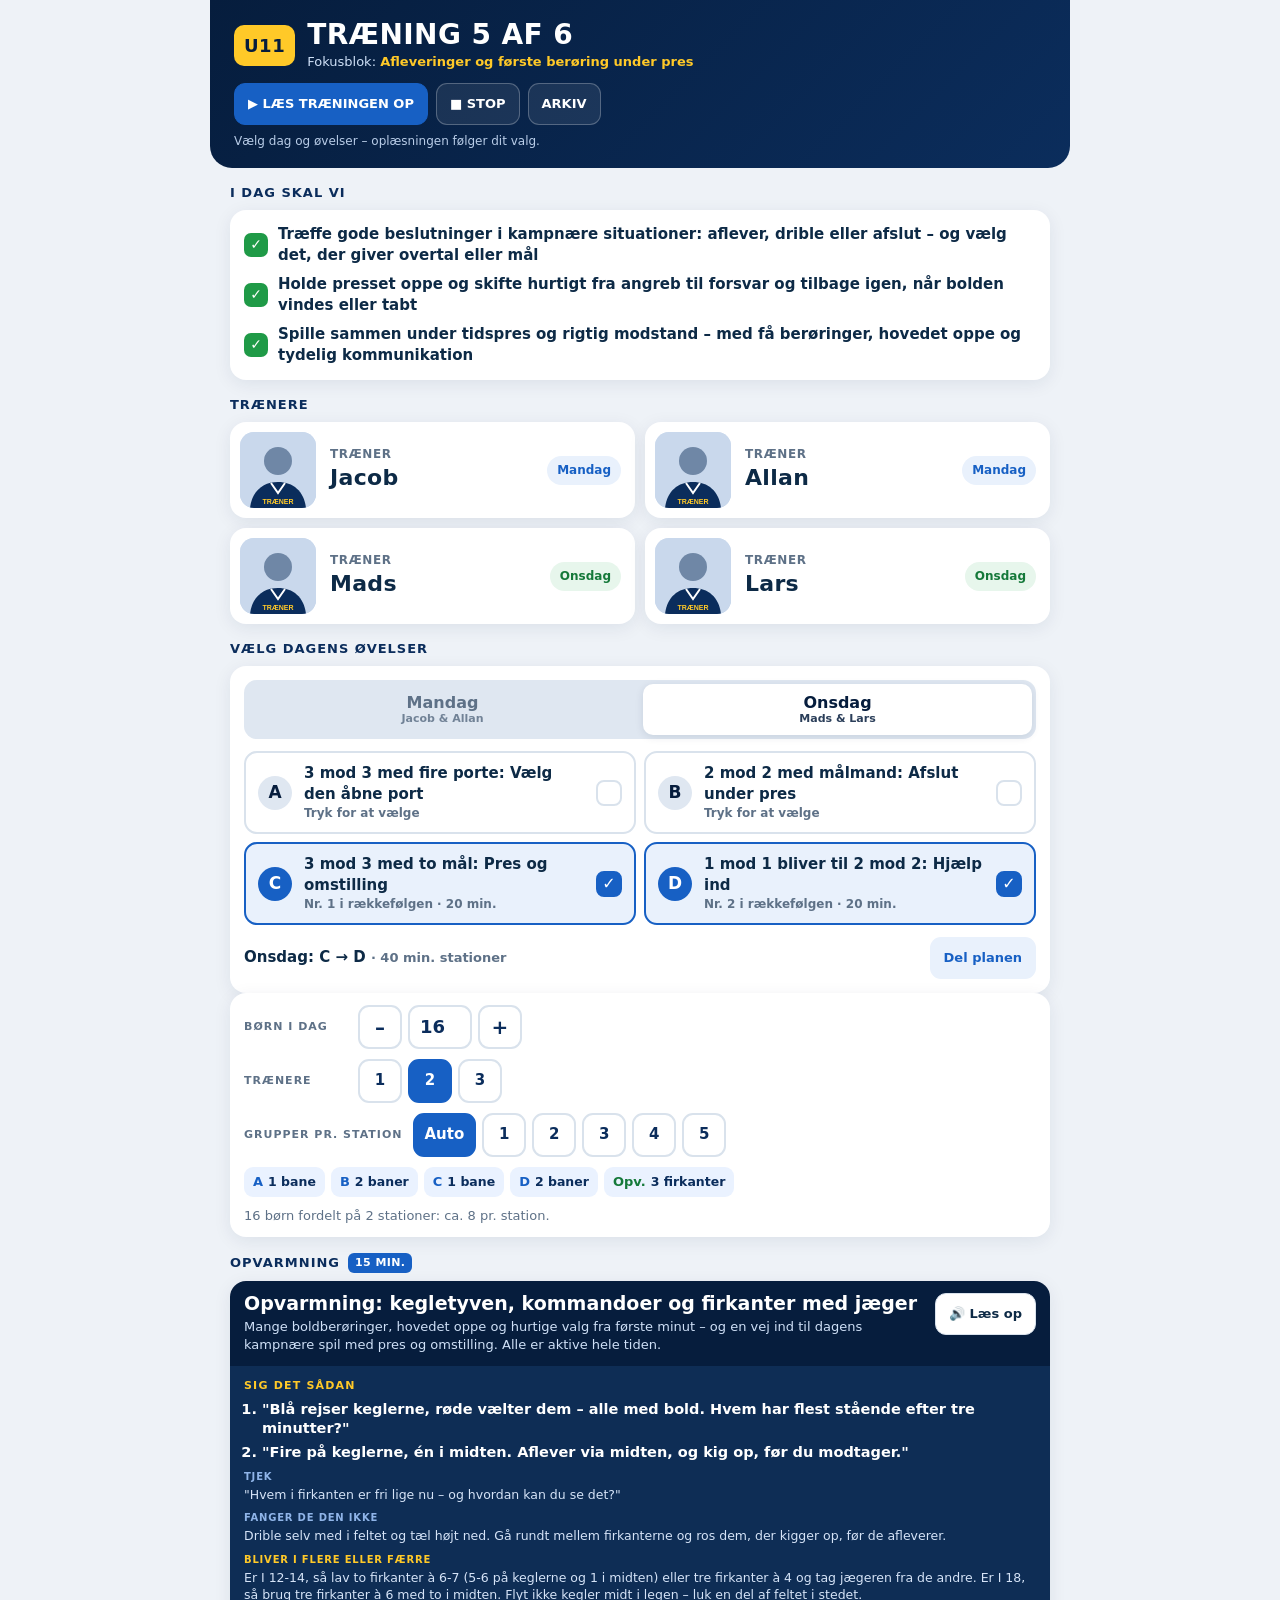
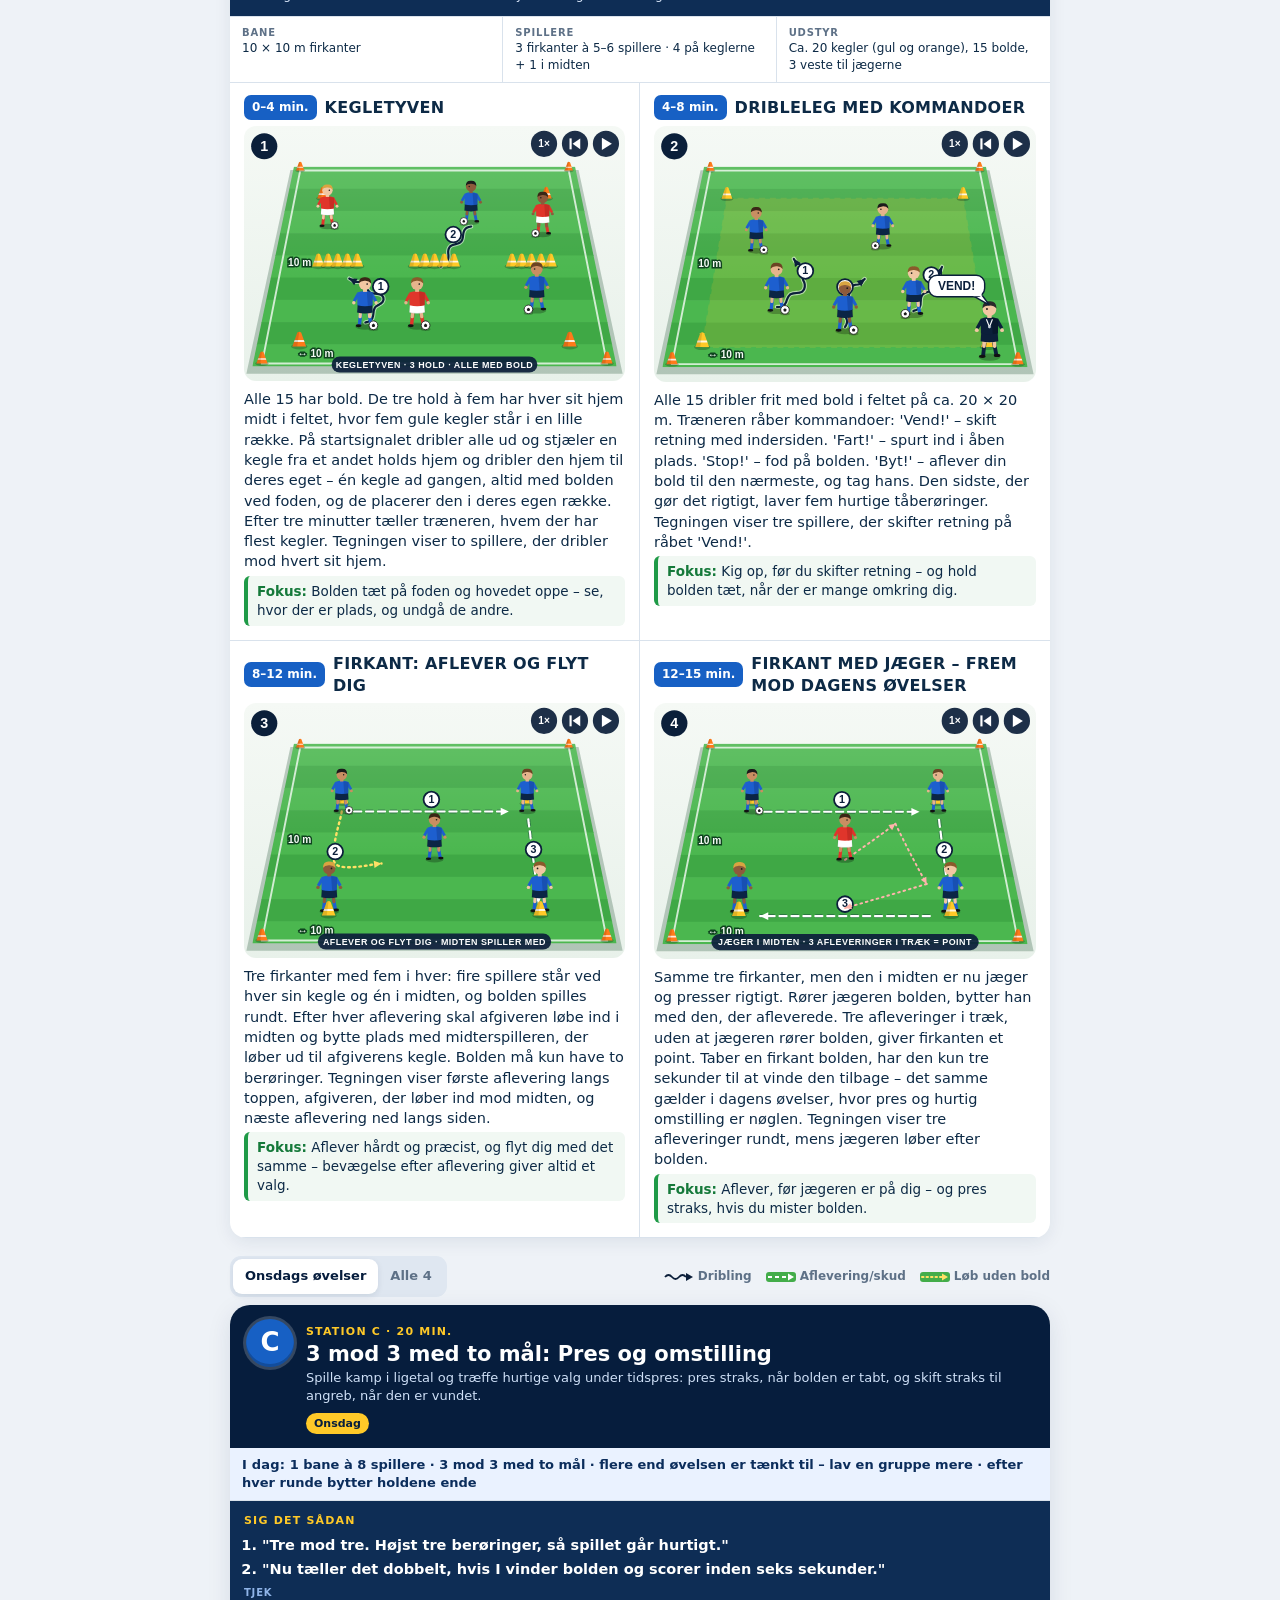
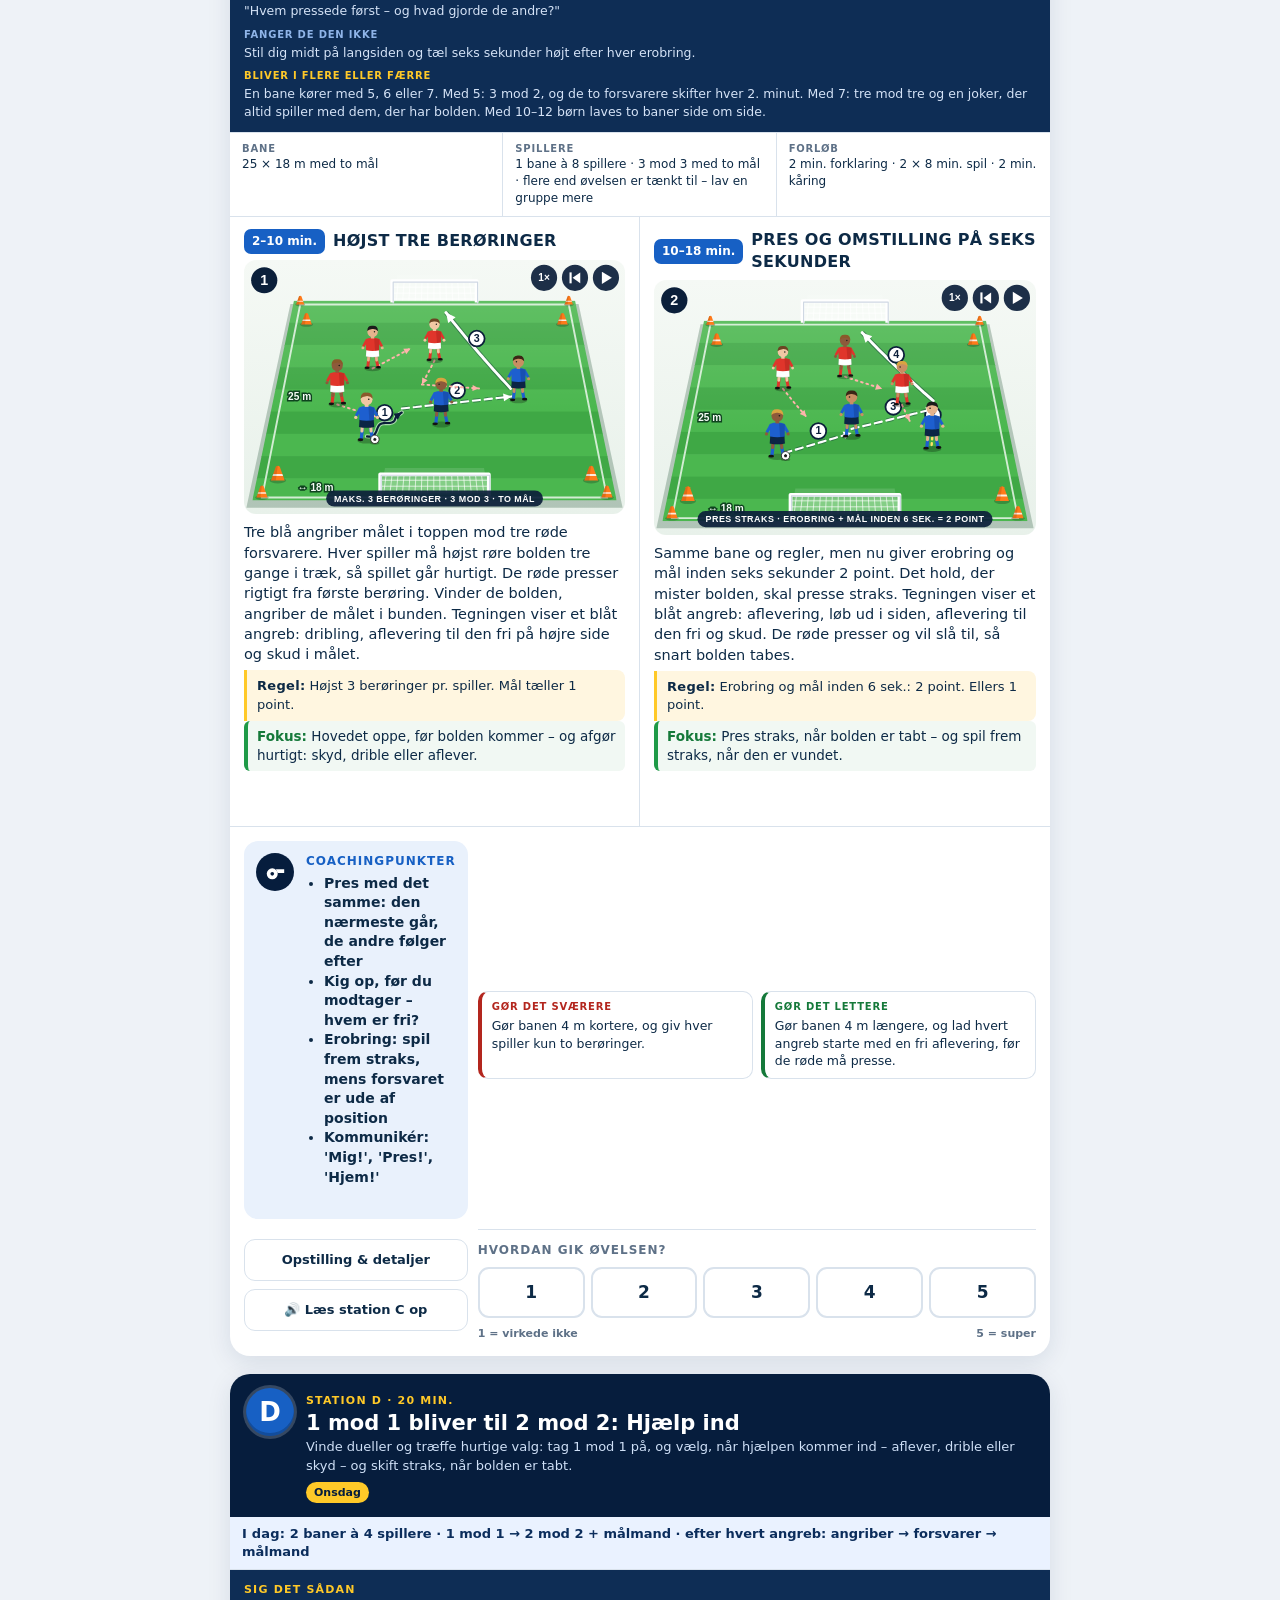
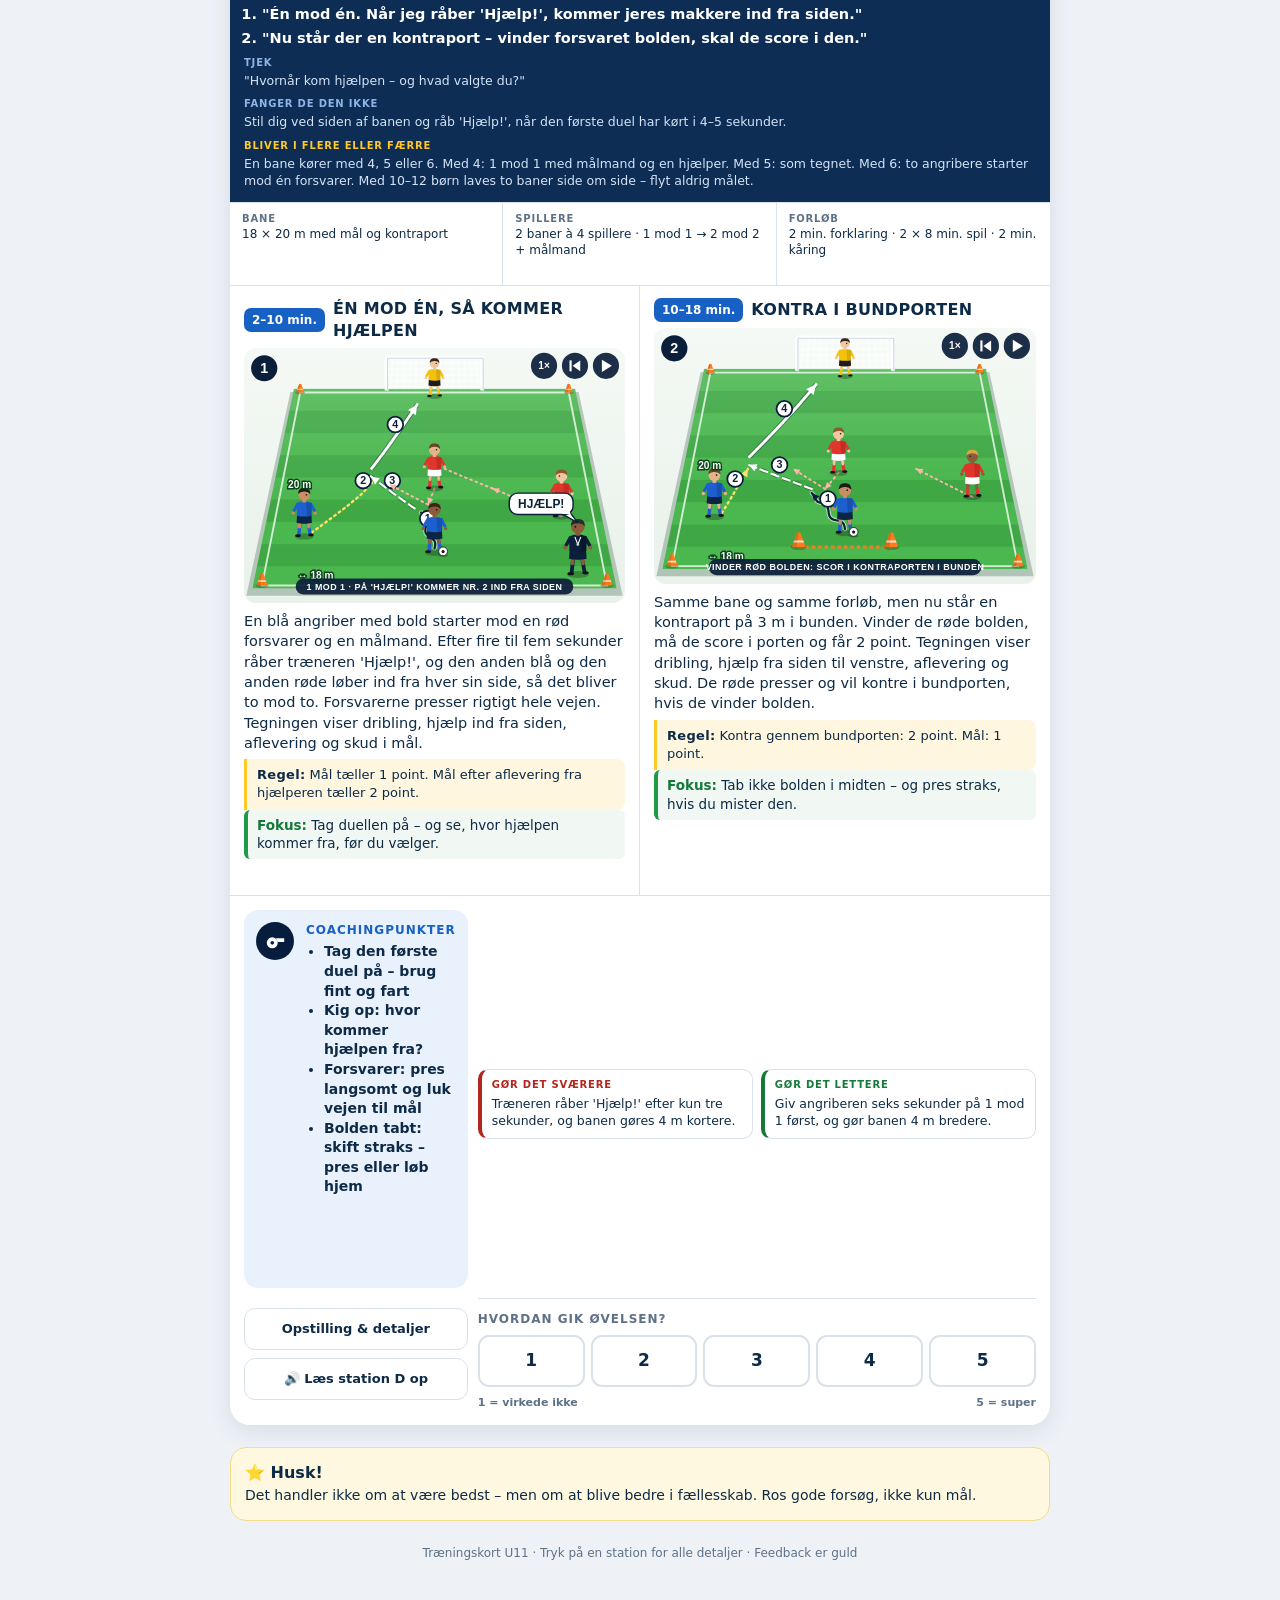
<file: index.html>
<!doctype html>
<html lang="da">
<head>
<meta charset="utf-8">
<meta name="viewport" content="width=device-width,initial-scale=1,viewport-fit=cover">
<meta name="theme-color" content="#061d3d">
<title>U11 Træning · Træning 5 af 6</title>
<link rel="stylesheet" href="assets/css/app.css?v=20260930">
</head>
<body>
<div class="wrap">
  <header class="top">
    <div class="top-row">
      <div class="team">U11</div>
      <div>
        <h1 id="title">TRÆNING 5 AF 6</h1>
        <p class="focus">Fokusblok: <b id="focus">Boldkontrol og dribling mod modstandere</b></p>
      </div>
    </div>
    <div class="actions">
      <button class="btn primary" id="readBtn" type="button">▶ LÆS TRÆNINGEN OP</button>
      <button class="btn" id="stopBtn" type="button">■ STOP</button>
      <a class="btn" href="archive.html">ARKIV</a>
    </div>
    <div class="status" id="status" aria-live="polite">Indlæser træningen…</div>
  </header>

  <section class="section goals-sec">
    <h2 class="h2">I dag skal vi</h2>
    <div class="panel goals" id="goals"></div>
  </section>

  <section class="section coaches-sec">
    <h2 class="h2">Trænere</h2>
    <div class="coaches" id="coaches"></div>
  </section>

  <section class="section planner">
    <h2 class="h2">Vælg dagens øvelser</h2>
    <div class="panel">
      <div class="tabs" role="tablist" id="tabs"></div>
      <div class="picks" id="picks"></div>
      <div class="plan-sum">
        <div class="flow" id="flow"></div>
        <button class="btn ghost" id="shareBtn" type="button">Del planen</button>
      </div>
    </div>
  </section>

  <div class="squad" id="squad" role="group" aria-label="Holdet i dag"></div>

  <section class="section warmup-sec" id="warmup-sec" hidden>
    <h2 class="h2">Opvarmning <span class="wu-dur" id="warmup-dur"></span></h2>
    <div class="panel wu" id="warmup"></div>
  </section>

  <div class="view">
    <div class="seg" role="group" aria-label="Visning">
      <button type="button" id="showDay" aria-pressed="true">Dagens øvelser</button>
      <button type="button" id="showAll" aria-pressed="false">Alle 4</button>
    </div>
    <div class="legend" id="legend"></div>
  </div>

  <main class="stations" id="stations"></main>

  <footer class="footer">
    <div class="husk"><b>⭐ Husk!</b>Det handler ikke om at være bedst – men om at blive bedre i fællesskab. Ros gode forsøg, ikke kun mål.</div>
    <p class="small">Træningskort U11 · Tryk på en station for alle detaljer · Feedback er guld</p>
  </footer>
</div>

<div class="backdrop" id="backdrop"></div>
<aside class="sheet" id="sheet" aria-hidden="true">
  <div class="sheet-head"><b id="sh-title">Station</b><button class="x" id="closeBtn" type="button" aria-label="Luk">×</button></div>
  <div class="sheet-body" id="sh-body"></div>
</aside>

<script src="assets/js/diagram.js?v=20261025"></script>
<script src="assets/js/app.js?v=20260930"></script>
<script src="assets/js/feedback.js?v=20260918"></script>
</body>
</html>
</file>
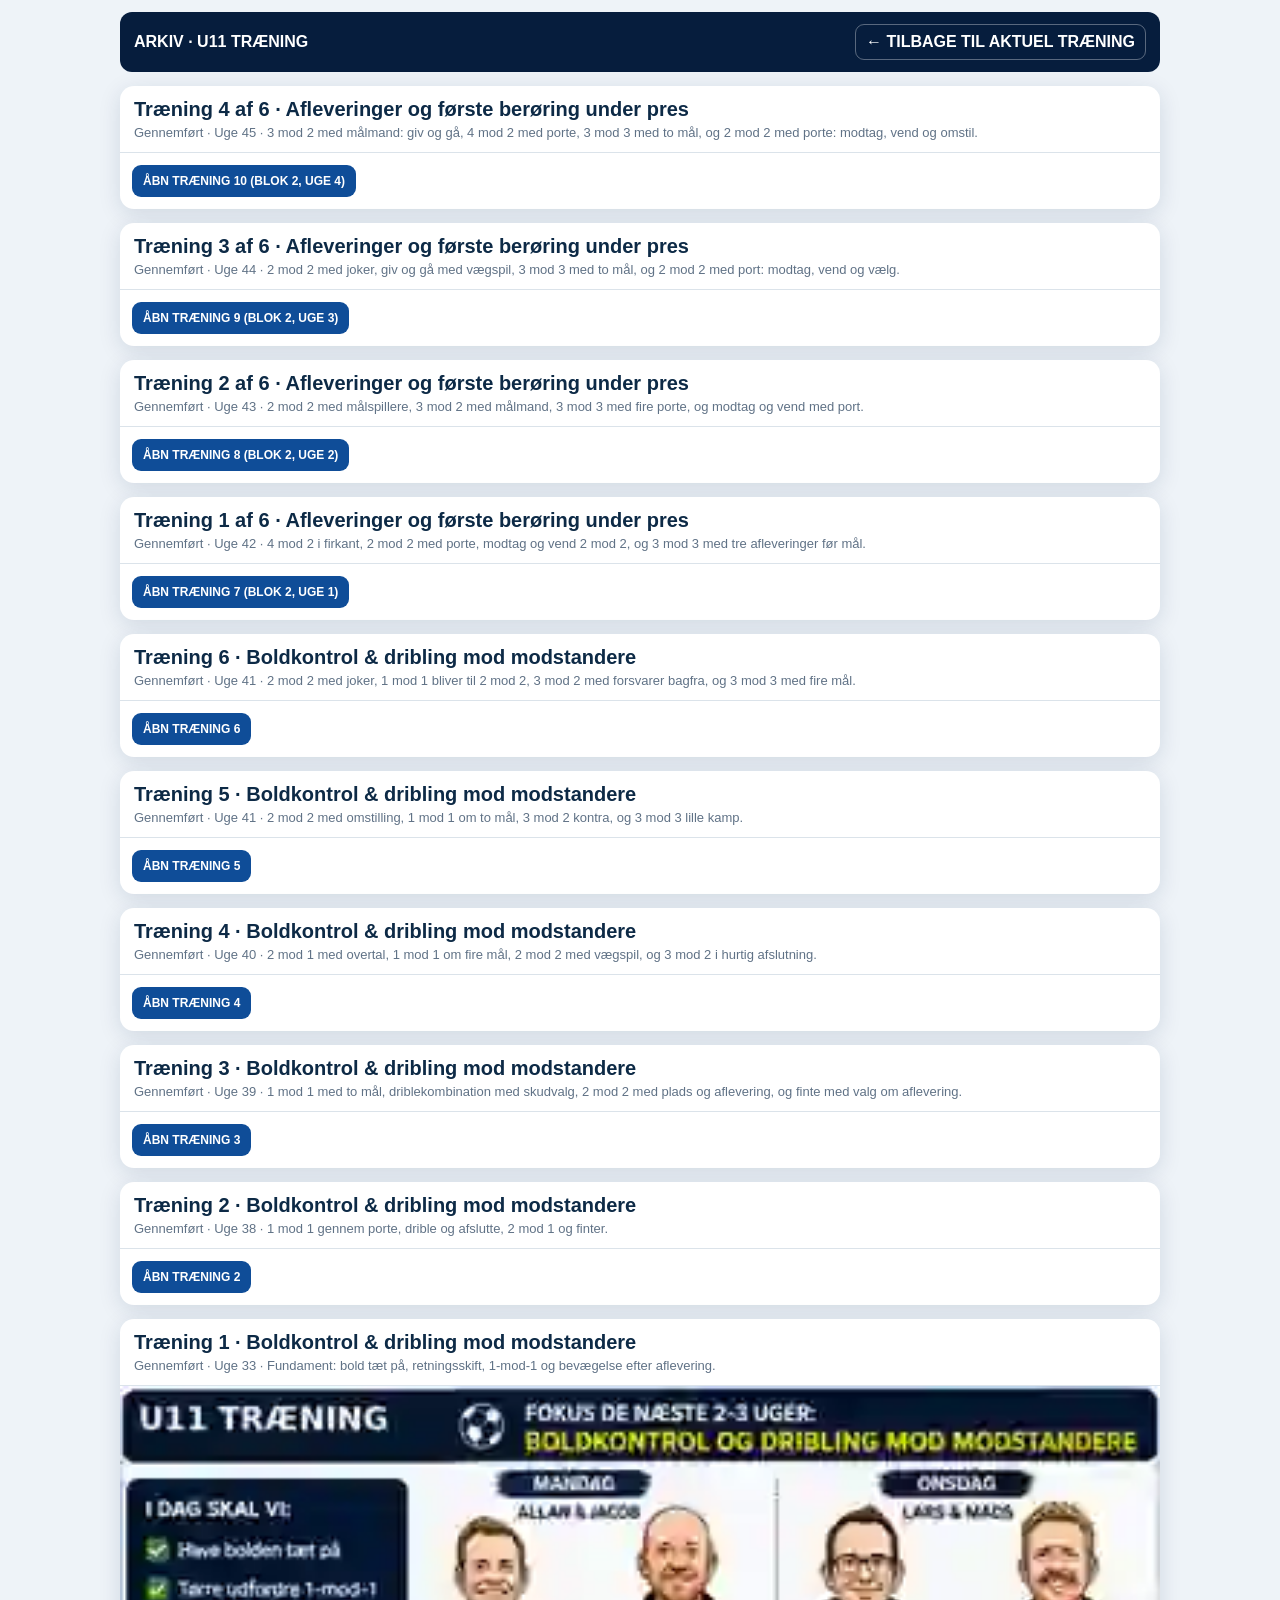
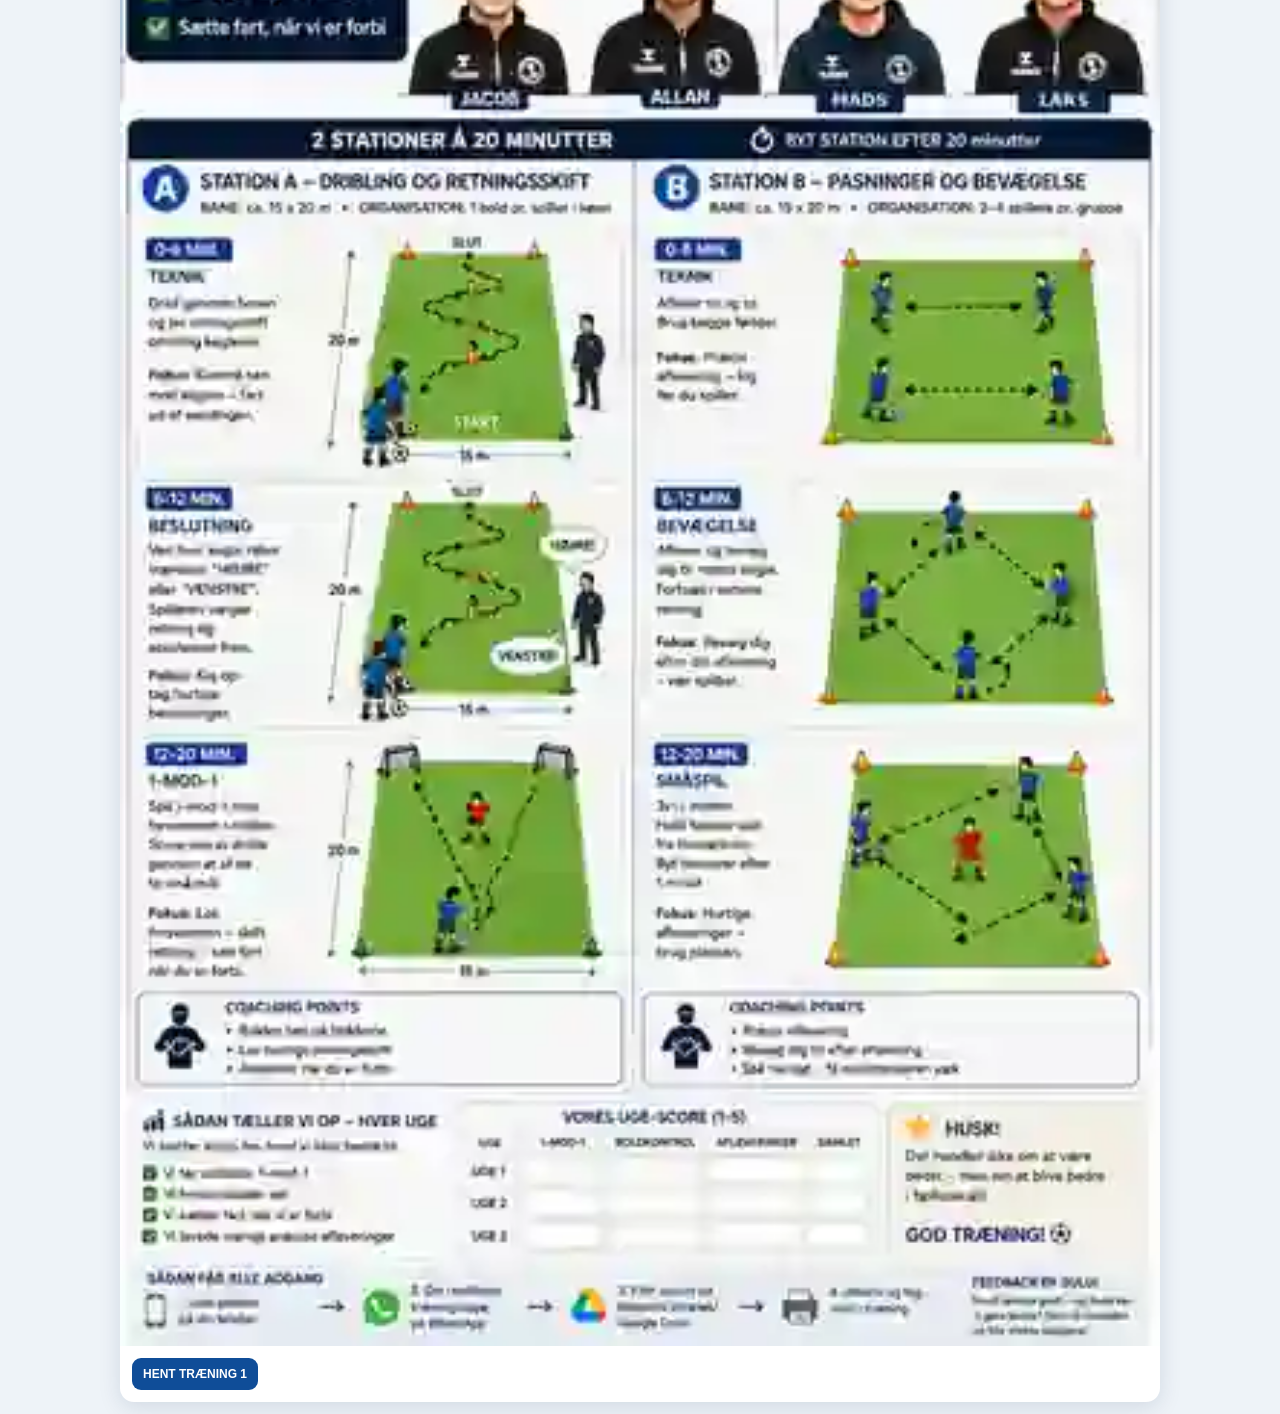
<file: archive.html>
<!doctype html><html lang="da"><head><meta charset="utf-8"><meta name="viewport" content="width=device-width,initial-scale=1,viewport-fit=cover"><title>U11 Træning · Arkiv</title><style>body{margin:0;background:#eef3f8;font-family:Arial,sans-serif;color:#0d2a46}.wrap{max-width:1040px;margin:auto;padding:12px}.top{display:flex;align-items:center;justify-content:space-between;background:#061d3d;color:#fff;padding:12px 14px;border-radius:12px}.top a{color:#fff;text-decoration:none;border:1px solid #ffffff55;border-radius:9px;padding:8px 10px;font-weight:800}.card{margin-top:14px;background:#fff;border-radius:14px;box-shadow:0 5px 22px #06264d20;overflow:hidden}.meta{padding:12px 14px;border-bottom:1px solid #dbe3ea}.meta h2{margin:0 0 4px;font-size:20px}.meta p{margin:0;color:#607286;font-size:13px}.poster{width:100%;display:block}.actions{display:flex;gap:8px;padding:12px}.btn{display:inline-block;background:#0f4d98;color:#fff;text-decoration:none;border-radius:9px;padding:9px 11px;font-weight:800;font-size:12px}</style></head><body><div class="wrap"><div class="top"><strong>ARKIV · U11 TRÆNING</strong><a href="index.html">← TILBAGE TIL AKTUEL TRÆNING</a></div><article class="card"><div class="meta"><h2>Træning 4 af 6 · Afleveringer og første berøring under pres</h2><p>Gennemført · Uge 45 · 3 mod 2 med målmand: giv og gå, 4 mod 2 med porte, 3 mod 3 med to mål, og 2 mod 2 med porte: modtag, vend og omstil.</p></div><div class="actions"><a class="btn" href="index.html?uge=10">ÅBN TRÆNING 10 (BLOK 2, UGE 4)</a></div></article><article class="card"><div class="meta"><h2>Træning 3 af 6 · Afleveringer og første berøring under pres</h2><p>Gennemført · Uge 44 · 2 mod 2 med joker, giv og gå med vægspil, 3 mod 3 med to mål, og 2 mod 2 med port: modtag, vend og vælg.</p></div><div class="actions"><a class="btn" href="index.html?uge=9">ÅBN TRÆNING 9 (BLOK 2, UGE 3)</a></div></article><article class="card"><div class="meta"><h2>Træning 2 af 6 · Afleveringer og første berøring under pres</h2><p>Gennemført · Uge 43 · 2 mod 2 med målspillere, 3 mod 2 med målmand, 3 mod 3 med fire porte, og modtag og vend med port.</p></div><div class="actions"><a class="btn" href="index.html?uge=8">ÅBN TRÆNING 8 (BLOK 2, UGE 2)</a></div></article><article class="card"><div class="meta"><h2>Træning 1 af 6 · Afleveringer og første berøring under pres</h2><p>Gennemført · Uge 42 · 4 mod 2 i firkant, 2 mod 2 med porte, modtag og vend 2 mod 2, og 3 mod 3 med tre afleveringer før mål.</p></div><div class="actions"><a class="btn" href="index.html?uge=7">ÅBN TRÆNING 7 (BLOK 2, UGE 1)</a></div></article><article class="card"><div class="meta"><h2>Træning 6 · Boldkontrol & dribling mod modstandere</h2><p>Gennemført · Uge 41 · 2 mod 2 med joker, 1 mod 1 bliver til 2 mod 2, 3 mod 2 med forsvarer bagfra, og 3 mod 3 med fire mål.</p></div><div class="actions"><a class="btn" href="index.html?uge=6">ÅBN TRÆNING 6</a></div></article><article class="card"><div class="meta"><h2>Træning 5 · Boldkontrol & dribling mod modstandere</h2><p>Gennemført · Uge 41 · 2 mod 2 med omstilling, 1 mod 1 om to mål, 3 mod 2 kontra, og 3 mod 3 lille kamp.</p></div><div class="actions"><a class="btn" href="index.html?uge=5">ÅBN TRÆNING 5</a></div></article><article class="card"><div class="meta"><h2>Træning 4 · Boldkontrol & dribling mod modstandere</h2><p>Gennemført · Uge 40 · 2 mod 1 med overtal, 1 mod 1 om fire mål, 2 mod 2 med vægspil, og 3 mod 2 i hurtig afslutning.</p></div><div class="actions"><a class="btn" href="index.html?uge=4">ÅBN TRÆNING 4</a></div></article><article class="card"><div class="meta"><h2>Træning 3 · Boldkontrol & dribling mod modstandere</h2><p>Gennemført · Uge 39 · 1 mod 1 med to mål, driblekombination med skudvalg, 2 mod 2 med plads og aflevering, og finte med valg om aflevering.</p></div><div class="actions"><a class="btn" href="index.html?uge=3">ÅBN TRÆNING 3</a></div></article><article class="card"><div class="meta"><h2>Træning 2 · Boldkontrol & dribling mod modstandere</h2><p>Gennemført · Uge 38 · 1 mod 1 gennem porte, drible og afslutte, 2 mod 1 og finter.</p></div><div class="actions"><a class="btn" href="index.html?uge=2">ÅBN TRÆNING 2</a></div></article><article class="card"><div class="meta"><h2>Træning 1 · Boldkontrol & dribling mod modstandere</h2><p>Gennemført · Uge 33 · Fundament: bold tæt på, retningsskift, 1-mod-1 og bevægelse efter aflevering.</p></div><img class="poster" src="assets/master/u11-master-stable.webp" alt="Arkiveret træning 1"><div class="actions"><a class="btn" href="assets/master/u11-master-stable.webp" download="U11-traening-1.webp">HENT TRÆNING 1</a></div></article></div></body></html>
</file>
<file: assets/css/app.css>
:root{--navy:#061d3d;--navy2:#0b2d5c;--blue:#1760c4;--sky:#e9f1fc;--green:#1f9a47;--yellow:#ffc928;--bg:#eef2f7;--card:#fff;--ink:#0d2a46;--muted:#5e7187;--line:#d9e2ec;--r:16px}
*{box-sizing:border-box}
html{-webkit-text-size-adjust:100%}
body{margin:0;background:var(--bg);font-family:Inter,system-ui,-apple-system,"Segoe UI",Arial,sans-serif;color:var(--ink);line-height:1.4}
button{font:inherit}
.wrap{max-width:860px;margin:0 auto;padding:0 12px 40px}

/* Top */
.top{background:linear-gradient(135deg,var(--navy),var(--navy2));color:#fff;padding:16px 16px 14px;border-radius:0 0 22px 22px;margin:0 -12px}
.top-row{display:flex;align-items:center;gap:12px}
.team{background:var(--yellow);color:var(--navy);font-weight:900;border-radius:10px;padding:8px 10px;font-size:18px;letter-spacing:.5px}
.top h1{margin:0;font-size:22px;letter-spacing:.4px;line-height:1.1}
.top .focus{margin:2px 0 0;font-size:13px;color:#cfe0f7}
.top .focus b{color:var(--yellow)}
.actions{display:flex;gap:8px;flex-wrap:wrap;margin-top:12px}
.btn{appearance:none;border:1px solid #ffffff40;background:#ffffff14;color:#fff;border-radius:11px;padding:10px 13px;font-weight:800;font-size:13px;text-decoration:none;cursor:pointer;display:inline-flex;align-items:center;gap:6px;min-height:42px}
.btn.primary{background:var(--blue);border-color:var(--blue)}
.btn.light{background:#fff;color:var(--ink);border-color:var(--line)}
.btn.ghost{background:var(--sky);color:var(--blue);border-color:transparent}
.status{font-size:12px;color:#b9cde8;margin-top:8px;min-height:16px}

/* Sections */
.section{margin-top:16px}
.h2{font-size:13px;font-weight:900;letter-spacing:1px;color:var(--navy2);text-transform:uppercase;margin:0 0 8px;display:flex;align-items:center;gap:8px}
.panel{background:var(--card);border-radius:var(--r);box-shadow:0 4px 18px #06264d14;padding:14px}

.goals{display:grid;gap:8px}
.goal{display:flex;align-items:center;gap:10px;font-weight:700;font-size:15px}
.check{flex:none;width:24px;height:24px;border-radius:7px;background:var(--green);color:#fff;display:grid;place-items:center;font-size:14px;font-weight:900}

/* Coaches */
.coaches{display:grid;gap:10px}
.coach{display:flex;align-items:center;gap:14px;background:var(--card);border-radius:var(--r);padding:10px 14px 10px 10px;box-shadow:0 4px 18px #06264d14}
.avatar{flex:none;width:76px;height:76px;border-radius:14px;overflow:hidden;background:linear-gradient(160deg,#dbe7f6,#b8cce6)}
.avatar img,.avatar svg{width:100%;height:100%;display:block;object-fit:cover}
.coach .nm{font-size:22px;font-weight:900;letter-spacing:.3px}
.coach .rl{font-size:12px;color:var(--muted);font-weight:700;text-transform:uppercase;letter-spacing:.6px}
.daychip{margin-left:auto;font-size:12px;font-weight:900;border-radius:999px;padding:6px 10px;background:var(--sky);color:var(--blue);white-space:nowrap}
.daychip.ons{background:#e7f6ec;color:#15793a}

/* Planner */
.tabs{display:grid;grid-template-columns:1fr 1fr;gap:6px;background:#dfe7f1;border-radius:13px;padding:4px}
.tab{border:0;background:transparent;border-radius:10px;padding:10px;font-weight:900;color:var(--muted);cursor:pointer;min-height:48px;line-height:1.15}
.tab small{display:block;font-weight:700;font-size:11px;opacity:.85}
.tab[aria-selected=true]{background:#fff;color:var(--navy);box-shadow:0 2px 8px #06264d1c}
.picks{display:grid;gap:8px;margin-top:12px}
.pick{display:flex;align-items:center;gap:12px;border:2px solid var(--line);background:#fff;border-radius:13px;padding:10px 12px;text-align:left;cursor:pointer;color:var(--ink);min-height:56px}
.pick .lt{flex:none;width:34px;height:34px;border-radius:50%;background:#dfe7f1;color:var(--navy);display:grid;place-items:center;font-weight:900;font-size:17px}
.pick .tx{flex:1;font-weight:800;font-size:15px}
.pick .tx small{display:block;font-weight:600;color:var(--muted);font-size:12px}
.pick .tick{flex:none;width:26px;height:26px;border-radius:8px;border:2px solid var(--line);display:grid;place-items:center;color:#fff;font-weight:900}
.pick[aria-pressed=true]{border-color:var(--blue);background:var(--sky)}
.pick[aria-pressed=true] .lt{background:var(--blue);color:#fff}
.pick[aria-pressed=true] .tick{background:var(--blue);border-color:var(--blue)}
.plan-sum{margin-top:12px;display:flex;align-items:center;justify-content:space-between;gap:10px;flex-wrap:wrap}
.plan-sum .flow{font-weight:900;font-size:15px}
.plan-sum .flow span{color:var(--muted);font-weight:700;font-size:13px}
.view{display:flex;gap:6px;margin:18px 0 8px;align-items:center;justify-content:space-between;flex-wrap:wrap}
.seg{display:inline-flex;background:#dfe7f1;border-radius:11px;padding:3px}
.seg button{border:0;background:none;padding:8px 12px;border-radius:9px;font-weight:800;font-size:13px;color:var(--muted);cursor:pointer}
.seg button[aria-pressed=true]{background:#fff;color:var(--navy);box-shadow:0 2px 6px #06264d18}

.legend{display:flex;flex-wrap:wrap;gap:6px 14px;font-size:12px;color:var(--muted);font-weight:700;align-items:center}
.legend svg{vertical-align:middle;margin-right:4px}

/* Station card */
.stations{display:grid;gap:18px}
.station{background:var(--card);border-radius:20px;box-shadow:0 6px 24px #06264d1a;overflow:hidden;scroll-margin-top:10px}
.station[hidden]{display:none}
.st-head{background:var(--navy);color:#fff;padding:14px 16px;display:flex;gap:12px;align-items:flex-start;cursor:pointer;border:0;width:100%;text-align:left}
.st-letter{flex:none;width:48px;height:48px;border-radius:50%;background:var(--blue);display:grid;place-items:center;font-size:26px;font-weight:900;box-shadow:inset 0 -3px 0 #0003,0 0 0 3px #ffffff30}
.st-kicker{font-size:11px;font-weight:900;letter-spacing:1.2px;color:var(--yellow)}
.st-name{font-size:21px;font-weight:900;line-height:1.15;margin:1px 0 3px}
.st-purpose{font-size:13px;color:#cfe0f7}
.st-days{display:flex;gap:5px;margin-top:7px;flex-wrap:wrap}
.st-days span{font-size:11px;font-weight:900;background:var(--yellow);color:var(--navy);border-radius:999px;padding:3px 8px}
.st-meta{display:grid;grid-template-columns:repeat(3,1fr);border-bottom:1px solid var(--line)}
.st-meta div{padding:9px 12px;font-size:12px;border-right:1px solid var(--line)}
.st-meta div:last-child{border-right:0}
.st-meta b{display:block;font-size:10px;letter-spacing:.8px;color:var(--muted);text-transform:uppercase}
.phases{display:grid;grid-template-columns:1fr;gap:0}
.phase{padding:12px 14px 14px;border-bottom:1px solid var(--line)}
.ph-top{display:flex;align-items:center;gap:8px;margin-bottom:6px}
.time{background:var(--blue);color:#fff;font-weight:900;font-size:12px;border-radius:7px;padding:4px 8px;white-space:nowrap}
.ph-title{font-weight:900;font-size:16px;text-transform:uppercase;letter-spacing:.3px}
.pitch-svg{display:block;width:100%;height:auto;border-radius:12px;background:linear-gradient(#f5f9f5,#e8f1ea)}
.ph-text{font-size:14.5px;margin:8px 0 4px}
.ph-focus{font-size:13.5px;background:#f1f8f3;border-left:4px solid var(--green);border-radius:6px;padding:6px 9px}
.ph-focus b{color:#15793a}
.st-foot{display:grid;gap:10px;padding:14px}
.coachbox{display:flex;gap:12px;align-items:flex-start;background:var(--sky);border-radius:14px;padding:12px}
.coachbox ul{margin:0;padding-left:18px;font-size:14px;font-weight:600}
.coachbox h4{margin:0 0 4px;font-size:12px;letter-spacing:1px;color:var(--blue)}
.whistle{flex:none;width:38px;height:38px;border-radius:50%;background:var(--navy);display:grid;place-items:center}
.st-btns{display:flex;gap:8px;flex-wrap:wrap}
.st-btns .btn{flex:1;justify-content:center}

@media (min-width:700px){
  .wrap{padding:0 20px 50px}
  .top{margin:0 -20px;padding:20px 24px 18px}
  .top h1{font-size:28px}
  .coaches{grid-template-columns:1fr 1fr}
  .picks{grid-template-columns:1fr 1fr}
  .phases{grid-template-columns:1fr 1fr}
  .phase:nth-child(odd){border-right:1px solid var(--line)}
  .st-foot{grid-template-columns:1fr auto;align-items:center}
  .st-btns{flex-direction:column}
}

/* Sheet */
.backdrop{position:fixed;inset:0;background:#001b3366;z-index:40;opacity:0;pointer-events:none;transition:.2s}
.backdrop.on{opacity:1;pointer-events:auto}
.sheet{position:fixed;left:0;right:0;bottom:0;z-index:50;background:#fff;border-radius:22px 22px 0 0;box-shadow:0 -12px 38px #001a3350;transform:translateY(105%);transition:transform .22s;max-height:88vh;overflow:auto;-webkit-overflow-scrolling:touch}
.sheet.open{transform:none;visibility:visible;transition:transform .22s}
.sheet:not(.open){visibility:hidden;transition:transform .22s,visibility 0s .22s}
.sheet-head{position:sticky;top:0;background:var(--navy);color:#fff;padding:14px 16px;display:flex;justify-content:space-between;align-items:center;z-index:1}
.sheet-head b{font-size:15px}
.x{border:0;background:#ffffff1c;color:#fff;font-size:24px;width:40px;height:40px;border-radius:50%;cursor:pointer}
.sheet-body{padding:16px 16px 28px}
.sheet-body h3{font-size:12px;letter-spacing:1px;color:var(--blue);margin:16px 0 6px}
.sheet-body p,.sheet-body li{font-size:15px}
.tl{display:grid;gap:8px}
.tl div{display:grid;grid-template-columns:78px 1fr;gap:10px;border:1px solid var(--line);border-radius:10px;padding:9px;background:#fbfcfe;font-size:14px}
.tl .time{height:max-content;text-align:center}
@media (min-width:900px){.sheet{left:auto;width:520px;top:0;max-height:none;border-radius:0;transform:translateX(105%)}}

.footer{margin-top:22px;display:grid;gap:12px}
.husk{background:#fff8e0;border:1px solid #f4dc8b;border-radius:var(--r);padding:14px;font-size:14px}
.husk b{display:block;font-size:16px;margin-bottom:2px}
.small{font-size:12px;color:var(--muted);text-align:center}

@media print{
  body{background:#fff}.top,.planner,.view,.st-btns,.footer,.coaches-sec,.goals-sec{display:none!important}
  .station{box-shadow:none;break-inside:avoid;border:1px solid #ccd}
}
/* Opvarmning */
.wu{padding:0;overflow:hidden}
.wu-dur{background:var(--blue);color:#fff;border-radius:6px;padding:2px 7px;font-size:11px;letter-spacing:.4px}
.wu-head{display:flex;align-items:flex-start;gap:10px;justify-content:space-between;padding:12px 14px;background:var(--navy);color:#fff}
.wu-name{font-size:19px;font-weight:900;line-height:1.15}
.wu-purpose{font-size:13px;color:#cfe0f7;margin-top:3px}
.wu-head .btn{flex:0 0 auto}
/* Regel pr. fase og differentiering */
.ph-rule{background:#fff6e0;border-left:3px solid var(--yellow,#f5b301);border-radius:0 8px 8px 0;padding:7px 10px;font-size:13px;margin:6px 0 0}
.ph-rule b{letter-spacing:.3px}
.variants{display:grid;grid-template-columns:1fr 1fr;gap:8px;margin-top:10px}
.vr{border:1px solid var(--line);border-radius:10px;padding:8px 10px;font-size:12.5px;background:#fff}
.vr b{display:block;font-size:10px;letter-spacing:.8px;text-transform:uppercase;margin-bottom:3px}
.vr.up{border-left:4px solid #b3261e}
.vr.up b{color:#b3261e}
.vr.down{border-left:4px solid #15793a}
.vr.down b{color:#15793a}
@media (max-width:420px){.variants{grid-template-columns:1fr}}
/* Holdet i dag */
.squad{background:var(--card);border-radius:var(--r);box-shadow:0 4px 18px #06264d14;padding:12px 14px;margin:0 0 14px;display:grid;gap:10px}
.sq-field{display:flex;align-items:center;gap:10px;flex-wrap:wrap}
.sq-field label{font-size:11px;font-weight:900;letter-spacing:1px;text-transform:uppercase;color:var(--muted);min-width:104px}
.sq-num{display:flex;align-items:center;gap:6px}
.sq-num button{width:44px;height:44px;border:2px solid var(--line);background:#fff;border-radius:11px;font-size:20px;font-weight:900;color:var(--navy2);cursor:pointer}
.sq-num input{width:64px;height:44px;text-align:center;border:2px solid var(--line);border-radius:11px;font:inherit;font-weight:900;font-size:18px;color:var(--navy2)}
.sq-seg{display:flex;gap:6px;flex-wrap:wrap}
.sq-seg button{min-width:44px;height:44px;padding:0 10px;border:2px solid var(--line);background:#fff;border-radius:11px;font:inherit;font-weight:900;font-size:15px;color:var(--navy2);cursor:pointer}
.sq-seg button[aria-pressed=true]{background:var(--blue);border-color:var(--blue);color:#fff}
.sq-sum{margin:0;font-size:13px;color:var(--muted)}
.sq-note{background:#eaf2ff;border-bottom:1px solid var(--line);padding:8px 12px;font-size:12.5px;color:var(--navy2)}
.sq-note b{letter-spacing:.2px}
/* Sig det sådan */
.saybox{background:#0e2d55;color:#fff;padding:12px 14px;border-bottom:1px solid var(--line)}
.saybox h4{margin:0 0 7px;font-size:11px;letter-spacing:1.2px;text-transform:uppercase;color:var(--yellow,#ffc928)}
.saylines{margin:0;padding-left:18px;display:grid;gap:5px}
.saylines li{font-size:14.5px;font-weight:700;line-height:1.3}
.sayrow{margin-top:8px;font-size:12.5px;color:#d5e3f7;display:grid;gap:2px}
.sayrow b{font-size:10px;letter-spacing:.8px;text-transform:uppercase;color:#8fb4e8}
.sayrow.flex b{color:#ffc928}
.sq-plan{display:flex;flex-wrap:wrap;gap:6px}
.sq-plan span{display:flex;align-items:baseline;gap:5px;background:#eaf2ff;border-radius:9px;padding:6px 9px;font-size:12.5px;font-weight:700;color:var(--navy2)}
.sq-plan b{font-size:13px;font-weight:900;color:var(--blue)}
.sq-plan span.wu b{color:#15793a}
.sq-note{font-size:13px;font-weight:700}
.sq-fixed{background:var(--yellow,#ffc928);color:#3a2a00;border-radius:6px;padding:1px 5px;font-size:10px;letter-spacing:.4px}
</file>
